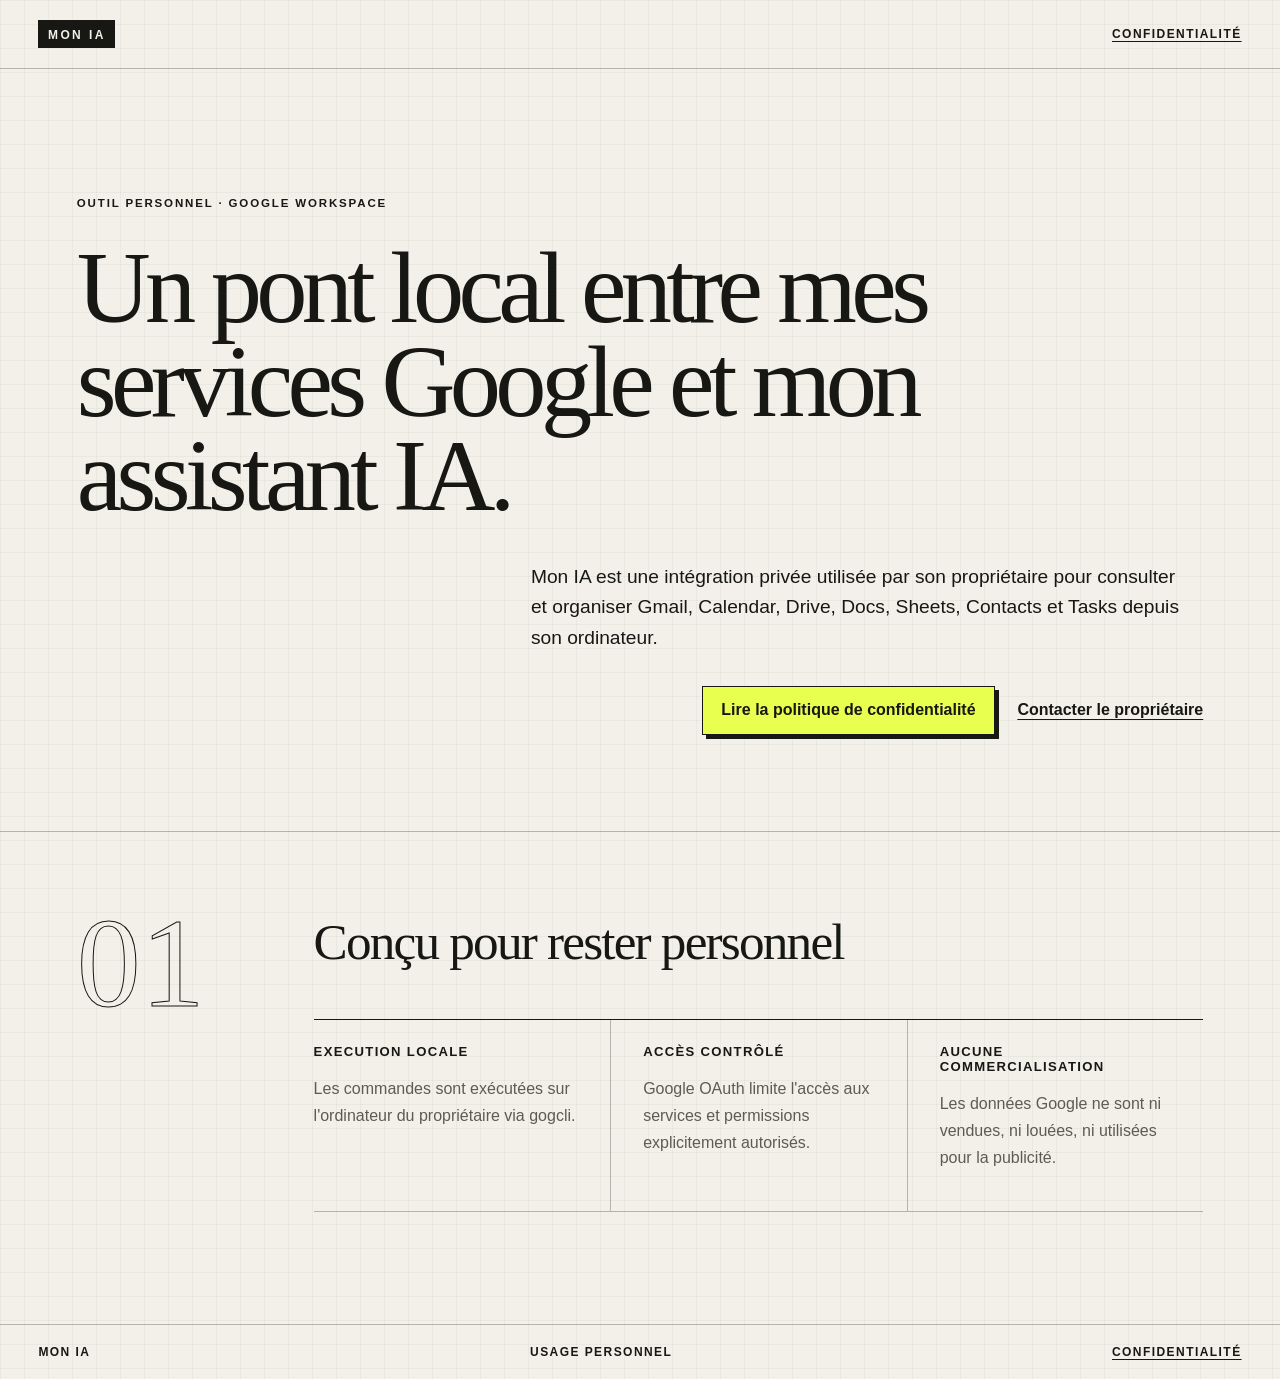
<file: index.html>
<!doctype html>
<html lang="fr">
  <head>
    <meta charset="utf-8">
    <meta name="viewport" content="width=device-width, initial-scale=1">
    <meta name="description" content="Mon IA est une intégration personnelle et locale avec Google Workspace.">
    <title>Mon IA | Intégration Google Workspace</title>
    <link rel="icon" href="data:image/svg+xml,<svg xmlns=%22http://www.w3.org/2000/svg%22 viewBox=%220 0 64 64%22><rect width=%2264%22 height=%2264%22 rx=%2212%22 fill=%22%23171713%22/><text x=%2212%22 y=%2242%22 font-size=%2230%22 fill=%22%23e8ff4f%22>IA</text></svg>">
    <link rel="stylesheet" href="styles.css">
  </head>
  <body>
    <header class="site-header">
      <a class="wordmark" href="./" aria-label="Accueil Mon IA">MON IA</a>
      <nav aria-label="Navigation principale">
        <a href="privacy.html">Confidentialité</a>
      </nav>
    </header>

    <main>
      <section class="hero">
        <p class="eyebrow">Outil personnel · Google Workspace</p>
        <h1>Un pont local entre mes services Google et mon assistant IA.</h1>
        <p class="lede">
          Mon IA est une intégration privée utilisée par son propriétaire pour consulter et
          organiser Gmail, Calendar, Drive, Docs, Sheets, Contacts et Tasks depuis son ordinateur.
        </p>
        <div class="actions">
          <a class="button" href="privacy.html">Lire la politique de confidentialité</a>
          <a class="text-link" href="mailto:antoine.galise@gmail.com">Contacter le propriétaire</a>
        </div>
      </section>

      <section class="principles" aria-labelledby="principles-title">
        <div class="section-number" aria-hidden="true">01</div>
        <div>
          <h2 id="principles-title">Conçu pour rester personnel</h2>
          <div class="principle-grid">
            <article>
              <h3>Execution locale</h3>
              <p>Les commandes sont exécutées sur l'ordinateur du propriétaire via gogcli.</p>
            </article>
            <article>
              <h3>Accès contrôlé</h3>
              <p>Google OAuth limite l'accès aux services et permissions explicitement autorisés.</p>
            </article>
            <article>
              <h3>Aucune commercialisation</h3>
              <p>Les données Google ne sont ni vendues, ni louées, ni utilisées pour la publicité.</p>
            </article>
          </div>
        </div>
      </section>
    </main>

    <footer>
      <span>Mon IA</span>
      <span>Usage personnel</span>
      <a href="privacy.html">Confidentialité</a>
    </footer>
  </body>
</html>
</file>
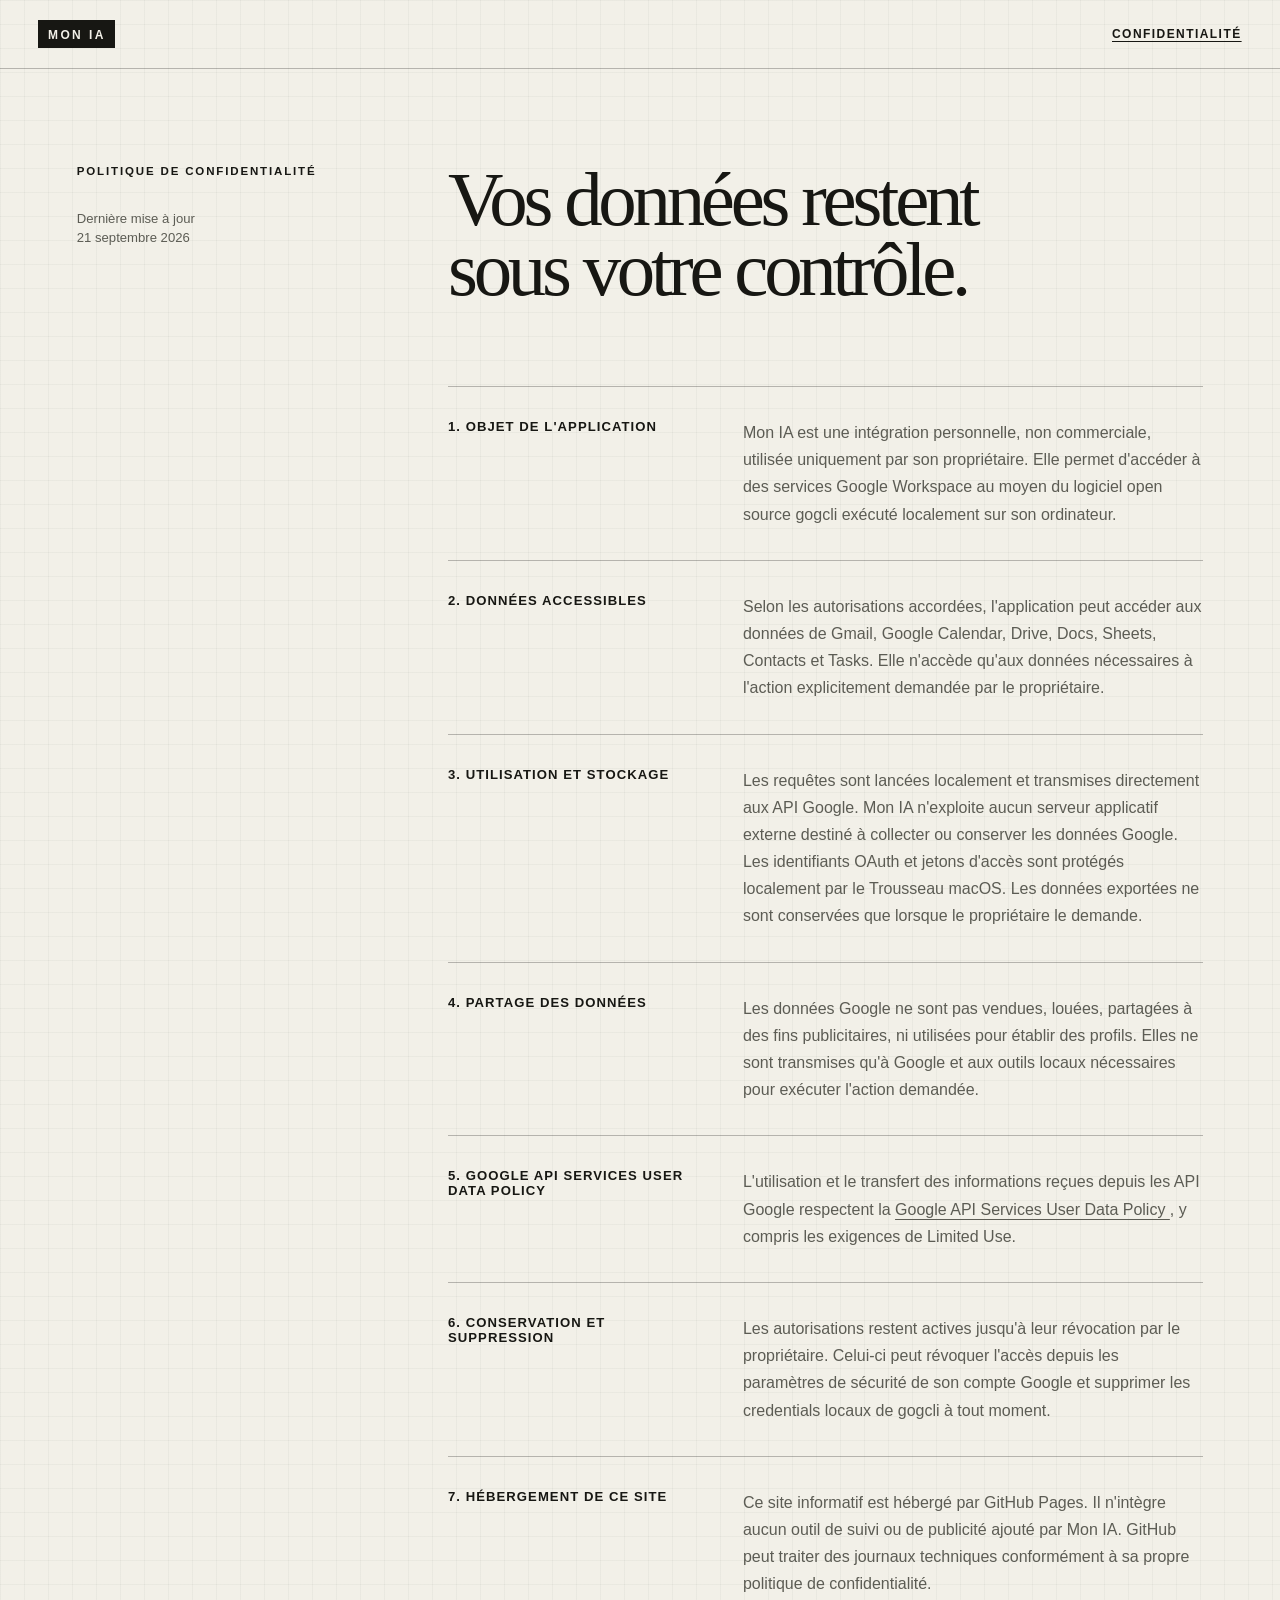
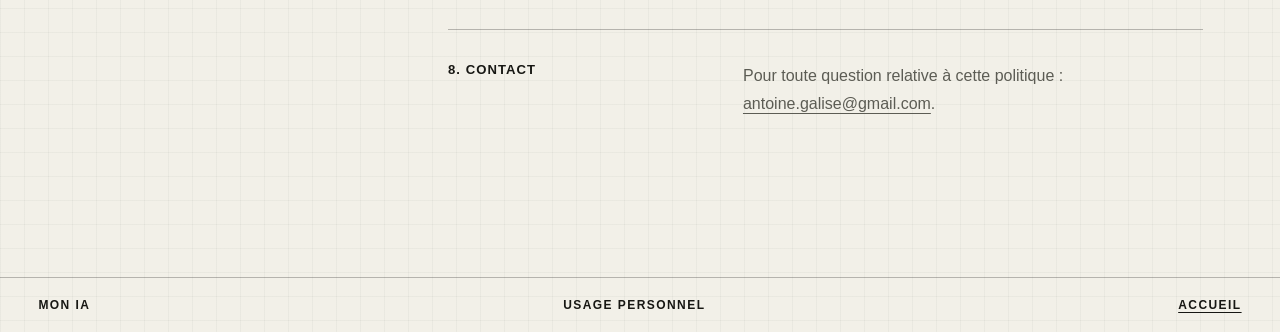
<file: privacy.html>
<!doctype html>
<html lang="fr">
  <head>
    <meta charset="utf-8">
    <meta name="viewport" content="width=device-width, initial-scale=1">
    <meta name="description" content="Politique de confidentialité de Mon IA.">
    <title>Confidentialité | Mon IA</title>
    <link rel="icon" href="data:image/svg+xml,<svg xmlns=%22http://www.w3.org/2000/svg%22 viewBox=%220 0 64 64%22><rect width=%2264%22 height=%2264%22 rx=%2212%22 fill=%22%23171713%22/><text x=%2212%22 y=%2242%22 font-size=%2230%22 fill=%22%23e8ff4f%22>IA</text></svg>">
    <link rel="stylesheet" href="styles.css">
  </head>
  <body>
    <header class="site-header">
      <a class="wordmark" href="./" aria-label="Accueil Mon IA">MON IA</a>
      <nav aria-label="Navigation principale">
        <a aria-current="page" href="privacy.html">Confidentialité</a>
      </nav>
    </header>

    <main class="policy-layout">
      <aside>
        <p class="eyebrow">Politique de confidentialité</p>
        <p class="policy-date">Dernière mise à jour<br>21 septembre 2026</p>
      </aside>

      <article class="policy">
        <h1>Vos données restent sous votre contrôle.</h1>

        <section>
          <h2>1. Objet de l'application</h2>
          <p>
            Mon IA est une intégration personnelle, non commerciale, utilisée uniquement par son
            propriétaire. Elle permet d'accéder à des services Google Workspace au moyen du logiciel
            open source gogcli exécuté localement sur son ordinateur.
          </p>
        </section>

        <section>
          <h2>2. Données accessibles</h2>
          <p>
            Selon les autorisations accordées, l'application peut accéder aux données de Gmail,
            Google Calendar, Drive, Docs, Sheets, Contacts et Tasks. Elle n'accède qu'aux données
            nécessaires à l'action explicitement demandée par le propriétaire.
          </p>
        </section>

        <section>
          <h2>3. Utilisation et stockage</h2>
          <p>
            Les requêtes sont lancées localement et transmises directement aux API Google. Mon IA
            n'exploite aucun serveur applicatif externe destiné à collecter ou conserver les données
            Google. Les identifiants OAuth et jetons d'accès sont protégés localement par le Trousseau
            macOS. Les données exportées ne sont conservées que lorsque le propriétaire le demande.
          </p>
        </section>

        <section>
          <h2>4. Partage des données</h2>
          <p>
            Les données Google ne sont pas vendues, louées, partagées à des fins publicitaires, ni
            utilisées pour établir des profils. Elles ne sont transmises qu'à Google et aux outils
            locaux nécessaires pour exécuter l'action demandée.
          </p>
        </section>

        <section>
          <h2>5. Google API Services User Data Policy</h2>
          <p>
            L'utilisation et le transfert des informations reçues depuis les API Google respectent
            la
            <a href="https://developers.google.com/terms/api-services-user-data-policy" rel="noreferrer">
              Google API Services User Data Policy
            </a>, y compris les exigences de Limited Use.
          </p>
        </section>

        <section>
          <h2>6. Conservation et suppression</h2>
          <p>
            Les autorisations restent actives jusqu'à leur révocation par le propriétaire. Celui-ci
            peut révoquer l'accès depuis les paramètres de sécurité de son compte Google et supprimer
            les credentials locaux de gogcli à tout moment.
          </p>
        </section>

        <section>
          <h2>7. Hébergement de ce site</h2>
          <p>
            Ce site informatif est hébergé par GitHub Pages. Il n'intègre aucun outil de suivi ou de
            publicité ajouté par Mon IA. GitHub peut traiter des journaux techniques conformément à
            sa propre politique de confidentialité.
          </p>
        </section>

        <section>
          <h2>8. Contact</h2>
          <p>
            Pour toute question relative à cette politique :
            <a href="mailto:antoine.galise@gmail.com">antoine.galise@gmail.com</a>.
          </p>
        </section>
      </article>
    </main>

    <footer>
      <span>Mon IA</span>
      <span>Usage personnel</span>
      <a href="./">Accueil</a>
    </footer>
  </body>
</html>
</file>
<file: styles.css>
:root {
  --ink: #171713;
  --paper: #f2f0e8;
  --acid: #e8ff4f;
  --line: rgba(23, 23, 19, 0.28);
  --muted: #5c5c54;
}

* {
  box-sizing: border-box;
}

html {
  background: var(--paper);
  color: var(--ink);
  font-family: "Avenir Next", "Helvetica Neue", sans-serif;
}

body {
  margin: 0;
  min-height: 100vh;
  background-image:
    linear-gradient(rgba(23, 23, 19, 0.035) 1px, transparent 1px),
    linear-gradient(90deg, rgba(23, 23, 19, 0.035) 1px, transparent 1px);
  background-size: 24px 24px;
}

a {
  color: inherit;
  text-underline-offset: 0.22em;
}

.site-header,
footer {
  display: flex;
  align-items: center;
  justify-content: space-between;
  gap: 2rem;
  padding: 1.25rem 3vw;
  border-bottom: 1px solid var(--line);
  text-transform: uppercase;
  font-size: 0.75rem;
  font-weight: 700;
  letter-spacing: 0.12em;
}

.wordmark {
  display: inline-block;
  padding: 0.48rem 0.6rem 0.38rem;
  background: var(--ink);
  color: var(--paper);
  text-decoration: none;
  letter-spacing: 0.2em;
}

.hero {
  min-height: 68vh;
  padding: clamp(5rem, 10vw, 9rem) 6vw 6rem;
  display: grid;
  align-content: center;
  border-bottom: 1px solid var(--line);
}

.eyebrow {
  margin: 0 0 2rem;
  text-transform: uppercase;
  font-size: 0.72rem;
  font-weight: 700;
  letter-spacing: 0.16em;
}

h1,
h2,
h3,
p {
  text-wrap: pretty;
}

h1 {
  max-width: 17ch;
  margin: 0;
  font-family: "Iowan Old Style", "Baskerville", serif;
  font-size: clamp(3.2rem, 8vw, 8.5rem);
  font-weight: 500;
  line-height: 0.92;
  letter-spacing: -0.055em;
}

.lede {
  max-width: 63ch;
  margin: 2.4rem 0 0 auto;
  font-size: clamp(1.05rem, 1.5vw, 1.35rem);
  line-height: 1.6;
}

.actions {
  margin: 2rem 0 0 auto;
  display: flex;
  align-items: center;
  flex-wrap: wrap;
  gap: 1.4rem;
}

.button {
  padding: 0.9rem 1.15rem;
  background: var(--acid);
  border: 1px solid var(--ink);
  box-shadow: 4px 4px 0 var(--ink);
  font-weight: 700;
  text-decoration: none;
  transition: transform 150ms ease, box-shadow 150ms ease;
}

.button:hover,
.button:focus-visible {
  transform: translate(2px, 2px);
  box-shadow: 2px 2px 0 var(--ink);
}

.text-link {
  font-weight: 700;
}

.principles {
  display: grid;
  grid-template-columns: minmax(5rem, 16vw) 1fr;
  gap: 2rem;
  padding: 5rem 6vw 7rem;
}

.section-number {
  font-family: "Iowan Old Style", "Baskerville", serif;
  font-size: clamp(4rem, 10vw, 9rem);
  line-height: 0.8;
  color: transparent;
  -webkit-text-stroke: 1px var(--ink);
}

h2 {
  margin: 0 0 3rem;
  font-family: "Iowan Old Style", "Baskerville", serif;
  font-size: clamp(2rem, 4vw, 4.5rem);
  font-weight: 500;
  letter-spacing: -0.035em;
}

.principle-grid {
  display: grid;
  grid-template-columns: repeat(3, 1fr);
  border-top: 1px solid var(--ink);
}

.principle-grid article {
  padding: 1.5rem 2rem 1.5rem 0;
  border-bottom: 1px solid var(--line);
}

.principle-grid article + article {
  padding-left: 2rem;
  border-left: 1px solid var(--line);
}

h3 {
  margin: 0 0 1rem;
  font-size: 0.82rem;
  text-transform: uppercase;
  letter-spacing: 0.1em;
}

.principle-grid p,
.policy p {
  color: var(--muted);
  line-height: 1.7;
}

.policy-layout {
  display: grid;
  grid-template-columns: minmax(14rem, 24vw) minmax(0, 1fr);
  gap: 5vw;
  padding: 6rem 6vw 8rem;
}

.policy-layout aside {
  position: sticky;
  top: 2rem;
  align-self: start;
}

.policy-date {
  color: var(--muted);
  font-size: 0.82rem;
  line-height: 1.5;
}

.policy h1 {
  margin-bottom: 5rem;
  font-size: clamp(3.2rem, 6vw, 6.5rem);
}

.policy section {
  display: grid;
  grid-template-columns: minmax(13rem, 0.8fr) minmax(18rem, 1.4fr);
  gap: 2rem;
  padding: 2rem 0;
  border-top: 1px solid var(--line);
}

.policy h2 {
  margin: 0;
  font-family: inherit;
  font-size: 0.82rem;
  font-weight: 700;
  letter-spacing: 0.08em;
  text-transform: uppercase;
}

.policy p {
  margin: 0;
}

footer {
  border-top: 1px solid var(--line);
  border-bottom: 0;
}

@media (max-width: 760px) {
  .site-header,
  footer {
    padding-inline: 1.2rem;
  }

  .hero,
  .principles,
  .policy-layout {
    padding-left: 1.2rem;
    padding-right: 1.2rem;
  }

  .lede,
  .actions {
    margin-left: 0;
  }

  .principles,
  .policy-layout {
    grid-template-columns: 1fr;
  }

  .section-number {
    font-size: 4rem;
  }

  .principle-grid {
    grid-template-columns: 1fr;
  }

  .principle-grid article + article {
    padding-left: 0;
    border-left: 0;
  }

  .policy-layout aside {
    position: static;
  }

  .policy section {
    grid-template-columns: 1fr;
    gap: 0.7rem;
  }
}

@media (prefers-reduced-motion: reduce) {
  *,
  *::before,
  *::after {
    scroll-behavior: auto !important;
    transition: none !important;
  }
}
</file>
